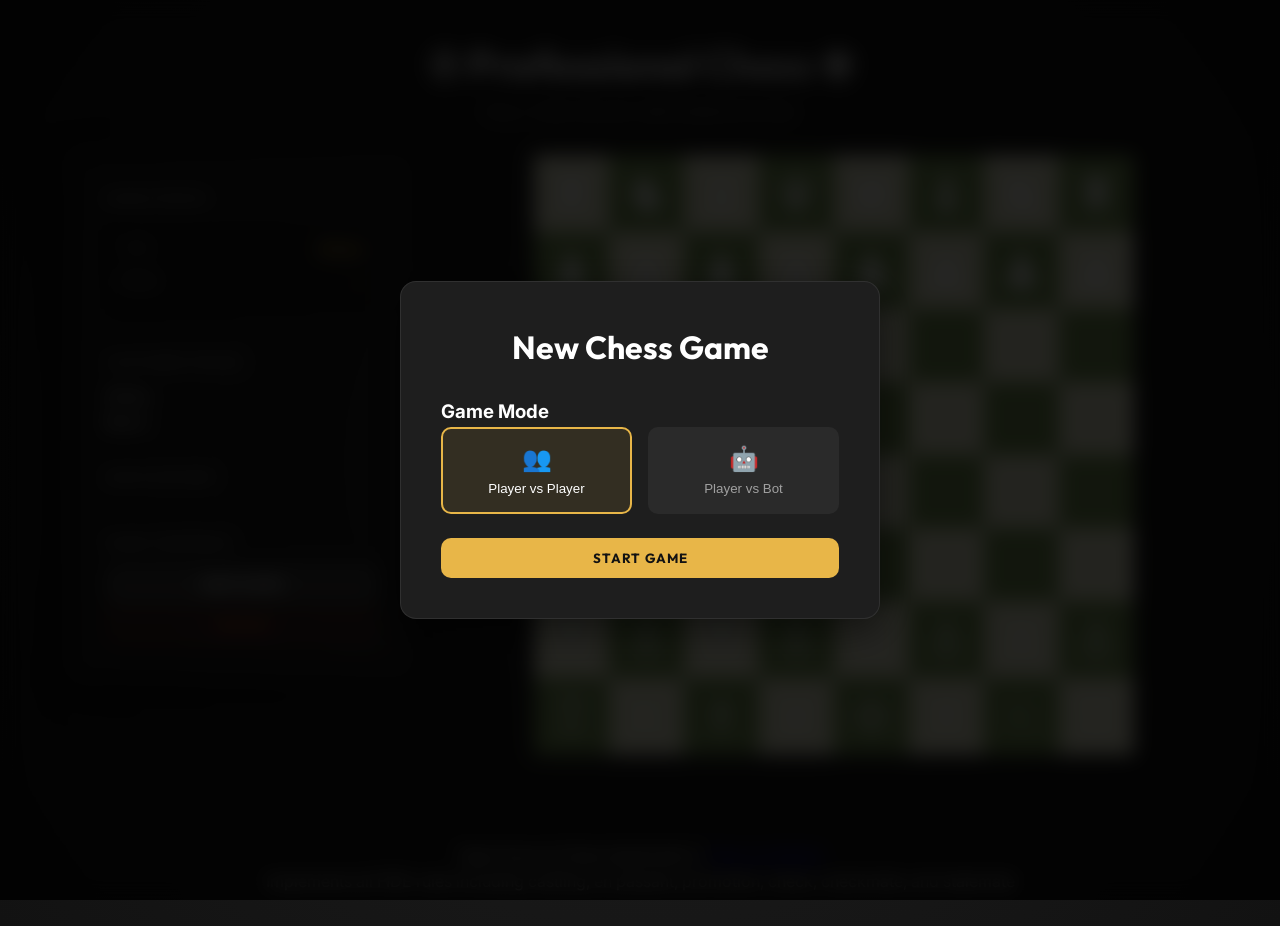
<file: index.html>
<!DOCTYPE html>
<html lang="en">

<head>
    <meta charset="UTF-8">
    <meta name="viewport" content="width=device-width, initial-scale=1.0">
    <meta name="description"
        content="Professional open-source chess application with AI opponents, implementing all FIDE rules including castling, en passant, and pawn promotion.">
    <meta name="keywords" content="chess, chess game, online chess, chess AI, chess bot, FIDE rules">
    <meta name="author" content="Open Source Chess Project">
    <title>Professional Chess - Play Against AI or Friends</title>
    <link rel="preconnect" href="https://fonts.googleapis.com">
    <link rel="preconnect" href="https://fonts.gstatic.com" crossorigin>
    <link
        href="https://fonts.googleapis.com/css2?family=Inter:wght@400;500;600;700&family=Outfit:wght@500;600;700;800&display=swap"
        rel="stylesheet">
    <link rel="stylesheet" href="styles.css">
</head>

<body>
    <!-- New Game Dialog -->
    <div id="newGameDialog" class="dialog-overlay">
        <div class="dialog-content">
            <h2>New Chess Game</h2>

            <div class="dialog-section">
                <h3>Game Mode</h3>
                <div class="mode-selector">
                    <button class="mode-btn active" data-mode="pvp">
                        <span class="mode-icon">👥</span>
                        <span class="mode-label">Player vs Player</span>
                    </button>
                    <button class="mode-btn" data-mode="pvb">
                        <span class="mode-icon">🤖</span>
                        <span class="mode-label">Player vs Bot</span>
                    </button>
                </div>
            </div>

            <div id="botOptions" class="dialog-section" style="display: none;">
                <h3>Bot Difficulty</h3>
                <div class="difficulty-selector">
                    <button class="difficulty-btn active" data-difficulty="easy">
                        <span class="difficulty-label">Easy</span>
                        <span class="difficulty-desc">Random moves</span>
                    </button>
                    <button class="difficulty-btn" data-difficulty="medium">
                        <span class="difficulty-label">Medium</span>
                        <span class="difficulty-desc">Minimax depth 2</span>
                    </button>
                    <button class="difficulty-btn" data-difficulty="hard">
                        <span class="difficulty-label">Hard</span>
                        <span class="difficulty-desc">Alpha-beta depth 4</span>
                    </button>
                </div>

                <h3>Your Color</h3>
                <div class="color-selector">
                    <button class="color-btn active" data-color="white">
                        <span class="color-icon">♔</span>
                        <span class="color-label">White</span>
                    </button>
                    <button class="color-btn" data-color="black">
                        <span class="color-icon">♚</span>
                        <span class="color-label">Black</span>
                    </button>
                </div>
            </div>

            <div class="dialog-actions">
                <button id="startGameBtn" class="btn btn-primary">Start Game</button>
            </div>
        </div>
    </div>

    <!-- Promotion Dialog -->
    <div id="promotionDialog" class="dialog-overlay" style="display: none;">
        <div class="dialog-content promotion-dialog">
            <h2>Promote Pawn</h2>
            <p>Choose a piece to promote your pawn:</p>
            <div class="promotion-options">
                <button class="promotion-btn" data-piece="q">
                    <span class="promotion-piece">♕</span>
                    <span class="promotion-label">Queen</span>
                </button>
                <button class="promotion-btn" data-piece="r">
                    <span class="promotion-piece">♖</span>
                    <span class="promotion-label">Rook</span>
                </button>
                <button class="promotion-btn" data-piece="b">
                    <span class="promotion-piece">♗</span>
                    <span class="promotion-label">Bishop</span>
                </button>
                <button class="promotion-btn" data-piece="n">
                    <span class="promotion-piece">♘</span>
                    <span class="promotion-label">Knight</span>
                </button>
            </div>
        </div>
    </div>

    <!-- Main Game Container -->
    <div class="container">
        <header class="game-header">
            <h1>♔ Professional Chess ♚</h1>
            <p class="subtitle">Full FIDE Rules Implementation</p>
        </header>

        <div class="game-layout">
            <!-- Game Info Panel -->
            <aside class="game-info">
                <div class="info-section">
                    <h3>Game Status</h3>
                    <div id="gameStatus" class="status-display">
                        <div class="status-item">
                            <span class="status-label">Turn:</span>
                            <span id="currentTurn" class="status-value">White</span>
                        </div>
                        <div class="status-item">
                            <span class="status-label">Mode:</span>
                            <span id="gameMode" class="status-value">-</span>
                        </div>
                        <div id="checkStatus" class="check-indicator" style="display: none;">
                            ⚠️ Check!
                        </div>
                    </div>
                </div>

                <div class="info-section">
                    <h3>Captured Pieces</h3>
                    <div id="capturedPieces" class="captured-pieces">
                        <div class="captured-group">
                            <span class="captured-label">White:</span>
                            <div id="capturedWhite" class="captured-list"></div>
                        </div>
                        <div class="captured-group">
                            <span class="captured-label">Black:</span>
                            <div id="capturedBlack" class="captured-list"></div>
                        </div>
                    </div>
                </div>

                <div class="info-section">
                    <h3>Move History</h3>
                    <div id="moveHistory" class="move-history"></div>
                </div>

                <div class="info-section">
                    <h3>Game Controls</h3>
                    <div class="game-controls">
                        <button id="newGameBtn" class="btn btn-secondary">New Game</button>
                        <button id="resignBtn" class="btn btn-danger">Resign</button>
                    </div>
                </div>
            </aside>

            <!-- Chess Board -->
            <main class="board-container">
                <div id="chessboard" class="chessboard"></div>
                <div id="gameMessage" class="game-message"></div>
            </main>
        </div>

        <footer class="game-footer">
            <p>Open Source Chess Application | <a href="https://github.com" target="_blank">View on GitHub</a></p>
            <p>Implements all FIDE rules including castling, en passant, promotion, check, checkmate, and stalemate</p>
        </footer>
    </div>

    <script src="chess-engine.js"></script>
    <script src="chess-ai.js"></script>
    <script src="chess-ui.js"></script>
    <script src="app.js"></script>
</body>

</html>
</file>
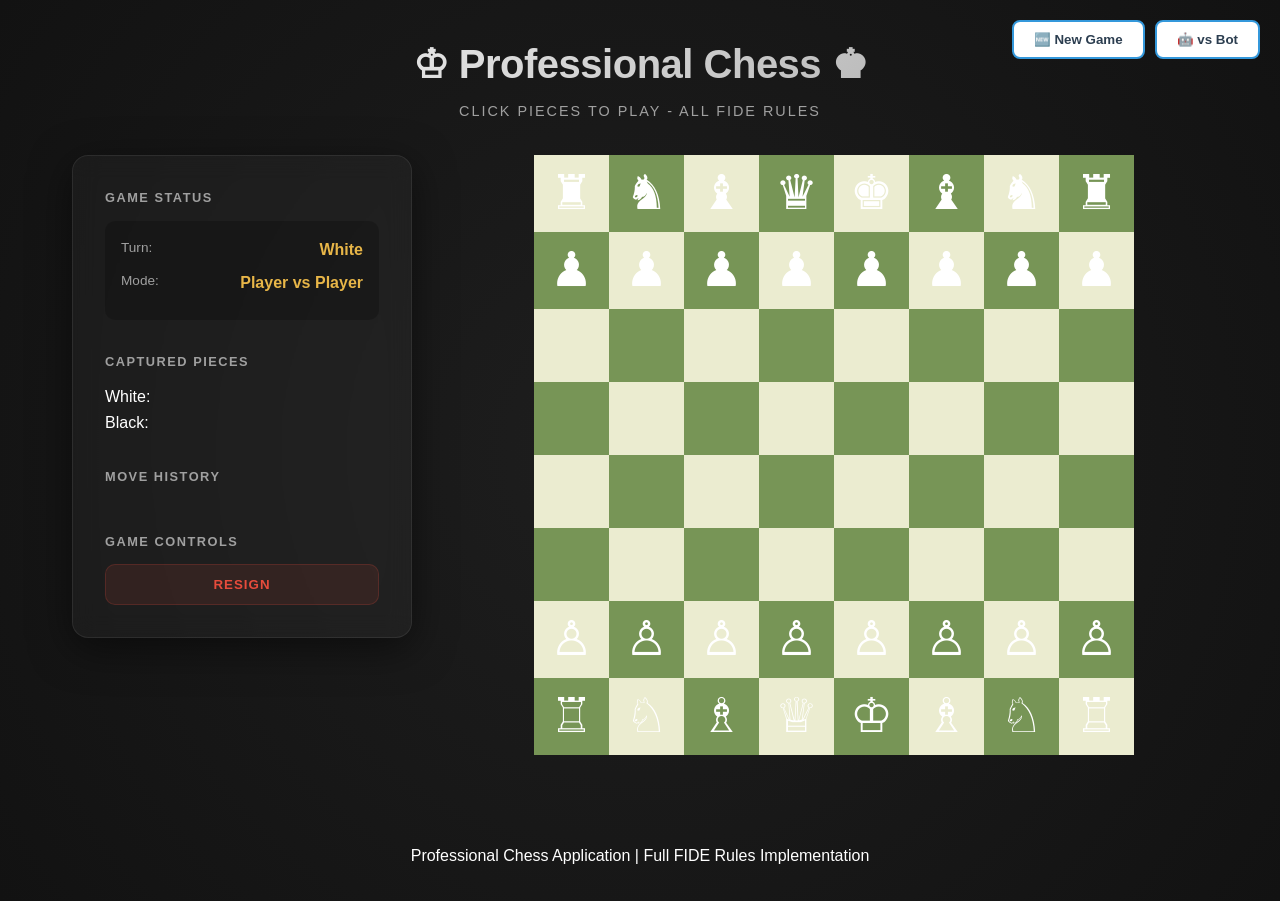
<file: quick-start.html>
<!DOCTYPE html>
<html lang="en">

<head>
    <meta charset="UTF-8">
    <meta name="viewport" content="width=device-width, initial-scale=1.0">
    <meta name="description" content="Professional open-source chess application - Quick Start">
    <title>Chess - Quick Start</title>
    <link rel="stylesheet" href="styles.css">
    <style>
        /* Hide the new game dialog on load */
        #newGameDialog {
            display: none !important;
        }

        /* Add a quick start button */
        .quick-controls {
            position: fixed;
            top: 20px;
            right: 20px;
            z-index: 999;
            display: flex;
            gap: 10px;
        }

        .quick-btn {
            padding: 10px 20px;
            background: white;
            border: 2px solid #3498db;
            border-radius: 8px;
            cursor: pointer;
            font-weight: 600;
            color: #2c3e50;
            transition: all 0.3s ease;
        }

        .quick-btn:hover {
            background: #3498db;
            color: white;
            transform: translateY(-2px);
        }
    </style>
</head>

<body>
    <!-- Quick Controls -->
    <div class="quick-controls">
        <button class="quick-btn" onclick="quickNewGame()">🆕 New Game</button>
        <button class="quick-btn" onclick="quickVsBot()">🤖 vs Bot</button>
    </div>

    <!-- Promotion Dialog -->
    <div id="promotionDialog" class="dialog-overlay" style="display: none;">
        <div class="dialog-content promotion-dialog">
            <h2>Promote Pawn</h2>
            <p>Choose a piece to promote your pawn:</p>
            <div class="promotion-options">
                <button class="promotion-btn" data-piece="q">
                    <span class="promotion-piece">♕</span>
                    <span class="promotion-label">Queen</span>
                </button>
                <button class="promotion-btn" data-piece="r">
                    <span class="promotion-piece">♖</span>
                    <span class="promotion-label">Rook</span>
                </button>
                <button class="promotion-btn" data-piece="b">
                    <span class="promotion-piece">♗</span>
                    <span class="promotion-label">Bishop</span>
                </button>
                <button class="promotion-btn" data-piece="n">
                    <span class="promotion-piece">♘</span>
                    <span class="promotion-label">Knight</span>
                </button>
            </div>
        </div>
    </div>

    <!-- Main Game Container -->
    <div class="container">
        <header class="game-header">
            <h1>♔ Professional Chess ♚</h1>
            <p class="subtitle">Click pieces to play - All FIDE Rules</p>
        </header>

        <div class="game-layout">
            <!-- Game Info Panel -->
            <aside class="game-info">
                <div class="info-section">
                    <h3>Game Status</h3>
                    <div id="gameStatus" class="status-display">
                        <div class="status-item">
                            <span class="status-label">Turn:</span>
                            <span id="currentTurn" class="status-value">White</span>
                        </div>
                        <div class="status-item">
                            <span class="status-label">Mode:</span>
                            <span id="gameMode" class="status-value">Player vs Player</span>
                        </div>
                        <div id="checkStatus" class="check-indicator" style="display: none;">
                            ⚠️ Check!
                        </div>
                    </div>
                </div>

                <div class="info-section">
                    <h3>Captured Pieces</h3>
                    <div id="capturedPieces" class="captured-pieces">
                        <div class="captured-group">
                            <span class="captured-label">White:</span>
                            <div id="capturedWhite" class="captured-list"></div>
                        </div>
                        <div class="captured-group">
                            <span class="captured-label">Black:</span>
                            <div id="capturedBlack" class="captured-list"></div>
                        </div>
                    </div>
                </div>

                <div class="info-section">
                    <h3>Move History</h3>
                    <div id="moveHistory" class="move-history"></div>
                </div>

                <div class="info-section">
                    <h3>Game Controls</h3>
                    <div class="game-controls">
                        <button id="resignBtn" class="btn btn-danger">Resign</button>
                    </div>
                </div>
            </aside>

            <!-- Chess Board -->
            <main class="board-container">
                <div id="chessboard" class="chessboard"></div>
                <div id="gameMessage" class="game-message"></div>
            </main>
        </div>

        <footer class="game-footer">
            <p>Professional Chess Application | Full FIDE Rules Implementation</p>
        </footer>
    </div>

    <script src="chess-engine.js"></script>
    <script src="chess-ai.js"></script>
    <script src="chess-ui.js"></script>
    <script>
        let engine;
        let ui;
        let ai;
        let gameMode = 'pvp';
        let botDifficulty = 'medium';
        let playerColor = 'white';
        let botThinking = false;

        // Initialize immediately
        function init() {
            engine = new ChessEngine();
            ui = new ChessUI(engine);
            ui.initializeBoard();

            document.getElementById('resignBtn').addEventListener('click', resignGame);
        }

        // Quick new game
        function quickNewGame() {
            gameMode = 'pvp';
            engine.reset();
            ui.reset();
            ui.initializeBoard();
            document.getElementById('gameMode').textContent = 'Player vs Player';
        }

        // Quick vs bot
        function quickVsBot() {
            gameMode = 'pvb';
            botDifficulty = 'medium';
            playerColor = 'white';

            engine.reset();
            ui.reset();
            ui.initializeBoard();

            ai = new ChessAI(botDifficulty);
            document.getElementById('gameMode').textContent = 'vs Medium Bot';
        }

        // Make bot move
        async function makeBotMove() {
            if (botThinking || engine.gameOver) return;

            botThinking = true;
            ui.disableBoard();
            ui.showMessage('🤖 Bot is thinking...', '');

            await new Promise(resolve => setTimeout(resolve, 500));

            const move = ai.getBestMove(engine);

            if (move) {
                const promotionPiece = move.piece.type === 'p' && (move.to.row === 0 || move.to.row === 7) ? 'q' : 'q';
                const success = engine.makeMove(move.from.row, move.from.col, move.to.row, move.to.col, promotionPiece);

                if (success) {
                    ui.updateBoard();
                    ui.checkGameEnd();
                }
            }

            ui.clearMessage();
            ui.enableBoard();
            botThinking = false;
        }

        // Override makeMove
        const originalMakeMove = ChessUI.prototype.makeMove;
        ChessUI.prototype.makeMove = function (fromRow, fromCol, toRow, toCol, promotionPiece = 'q') {
            const success = originalMakeMove.call(this, fromRow, fromCol, toRow, toCol, promotionPiece);

            if (success && gameMode === 'pvb' && !engine.gameOver) {
                setTimeout(() => makeBotMove(), 300);
            }

            return success;
        };

        function resignGame() {
            if (engine.gameOver) return;

            const confirmResign = confirm('Are you sure you want to resign?');
            if (confirmResign) {
                engine.gameOver = true;
                const winner = engine.currentTurn === 'white' ? 'Black' : 'White';
                ui.showMessage(`${winner} wins by resignation!`, 'checkmate');
            }
        }

        // Start immediately
        document.addEventListener('DOMContentLoaded', init);
    </script>
</body>

</html>
</file>
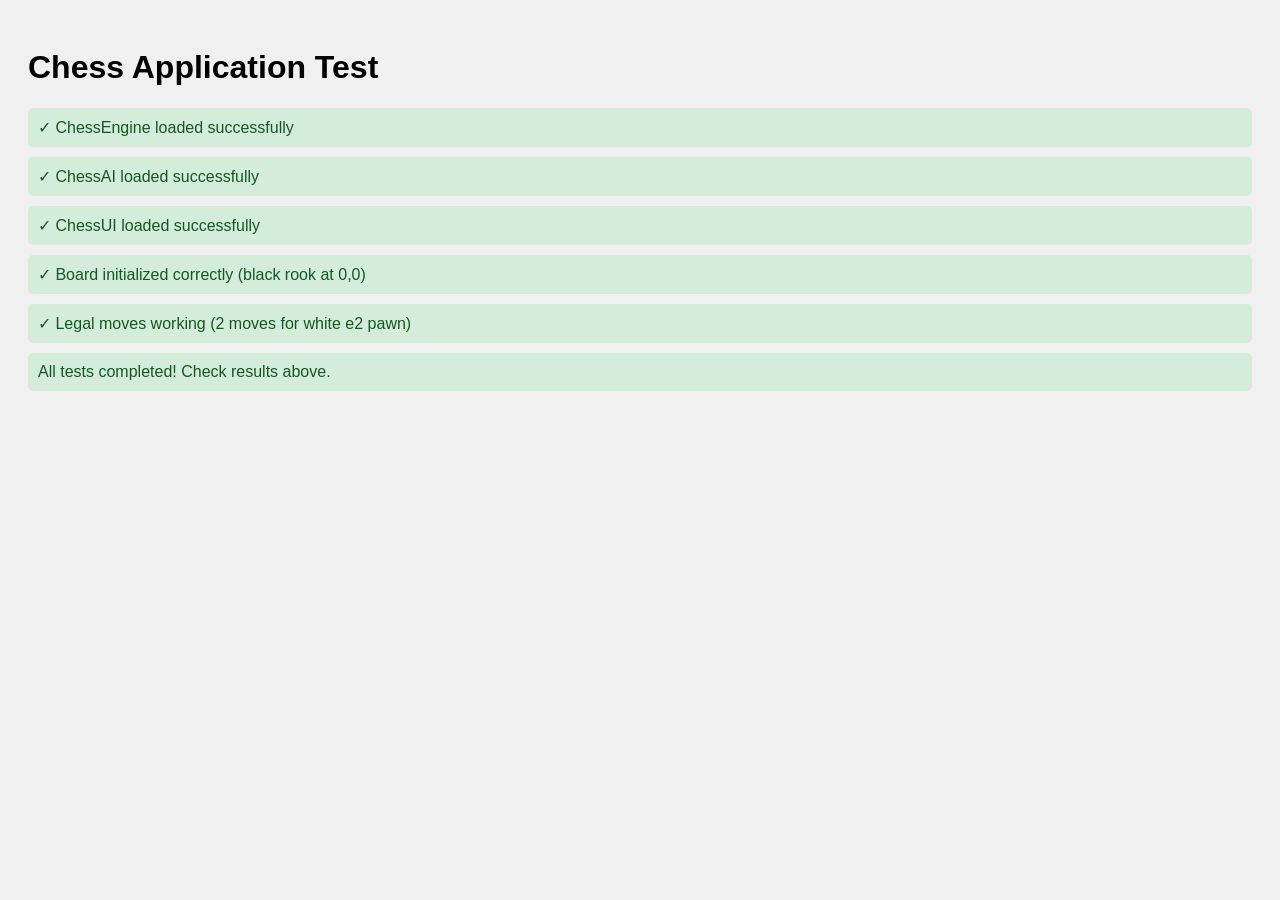
<file: test.html>
<!DOCTYPE html>
<html lang="en">

<head>
    <meta charset="UTF-8">
    <meta name="viewport" content="width=device-width, initial-scale=1.0">
    <title>Chess Test</title>
    <style>
        body {
            font-family: Arial, sans-serif;
            padding: 20px;
            background: #f0f0f0;
        }

        .test-result {
            padding: 10px;
            margin: 10px 0;
            border-radius: 5px;
        }

        .success {
            background: #d4edda;
            color: #155724;
        }

        .error {
            background: #f8d7da;
            color: #721c24;
        }
    </style>
</head>

<body>
    <h1>Chess Application Test</h1>
    <div id="results"></div>

    <script src="chess-engine.js"></script>
    <script src="chess-ai.js"></script>
    <script src="chess-ui.js"></script>
    <script>
        const results = document.getElementById('results');

        function addResult(message, isSuccess) {
            const div = document.createElement('div');
            div.className = `test-result ${isSuccess ? 'success' : 'error'}`;
            div.textContent = message;
            results.appendChild(div);
        }

        // Test 1: ChessEngine loads
        try {
            const engine = new ChessEngine();
            addResult('✓ ChessEngine loaded successfully', true);
        } catch (e) {
            addResult('✗ ChessEngine failed: ' + e.message, false);
        }

        // Test 2: ChessAI loads
        try {
            const ai = new ChessAI('medium');
            addResult('✓ ChessAI loaded successfully', true);
        } catch (e) {
            addResult('✗ ChessAI failed: ' + e.message, false);
        }

        // Test 3: ChessUI loads (without DOM elements)
        try {
            // Create a dummy board element
            const dummyBoard = document.createElement('div');
            dummyBoard.id = 'chessboard';
            document.body.appendChild(dummyBoard);

            const engine = new ChessEngine();
            const ui = new ChessUI(engine);
            addResult('✓ ChessUI loaded successfully', true);
        } catch (e) {
            addResult('✗ ChessUI failed: ' + e.message, false);
        }

        // Test 4: Engine can initialize board
        try {
            const engine = new ChessEngine();
            const piece = engine.getPiece(0, 0);
            if (piece && piece.type === 'r' && piece.color === 'black') {
                addResult('✓ Board initialized correctly (black rook at 0,0)', true);
            } else {
                addResult('✗ Board initialization incorrect', false);
            }
        } catch (e) {
            addResult('✗ Board initialization failed: ' + e.message, false);
        }

        // Test 5: Legal moves work
        try {
            const engine = new ChessEngine();
            const moves = engine.getLegalMoves(6, 4); // White pawn at e2
            if (moves.length > 0) {
                addResult(`✓ Legal moves working (${moves.length} moves for white e2 pawn)`, true);
            } else {
                addResult('✗ No legal moves found', false);
            }
        } catch (e) {
            addResult('✗ Legal moves failed: ' + e.message, false);
        }

        addResult('All tests completed! Check results above.', true);
    </script>
</body>

</html>
</file>
<file: styles.css>
/* ===== CSS Variables & Design System ===== */
:root {
    /* Color Palette */
    --bg-dark: #121212;
    --bg-accent: #1e1e1e;
    --text-primary: #ffffff;
    --text-secondary: #a0a0a0;
    --accent-gold: #e8b648;
    --accent-gold-hover: #f5d799;

    /* Board Colors (Chess.com Green style) */
    --light-square: #ebecd0;
    --dark-square: #779556;
    --highlight-selected: rgba(255, 255, 51, 0.5);
    --highlight-last-move: rgba(246, 246, 126, 0.5);
    --highlight-legal: rgba(0, 0, 0, 0.1);

    /* Typography */
    --font-heading: 'Outfit', sans-serif;
    --font-body: 'Inter', sans-serif;

    /* Glassmorphism */
    --glass-bg: rgba(255, 255, 255, 0.03);
    --glass-border: rgba(255, 255, 255, 0.08);
    --glass-blur: blur(12px);

    /* Spacing */
    --radius-lg: 16px;
    --radius-md: 10px;
    --shadow-premium: 0 10px 40px rgba(0, 0, 0, 0.5);
}

/* ===== Reset & Base Styles ===== */
* {
    margin: 0;
    padding: 0;
    box-sizing: border-box;
}

body {
    font-family: var(--font-body);
    background-color: var(--bg-dark);
    background-image: radial-gradient(circle at 50% 50%, #1e1e1e 0%, #121212 100%);
    color: var(--text-primary);
    line-height: 1.6;
    min-height: 100vh;
    display: flex;
    justify-content: center;
    align-items: center;
}

.container {
    width: 100%;
    max-width: 1200px;
    padding: 2rem;
    display: flex;
    flex-direction: column;
    gap: 2rem;
}

/* ===== Header ===== */
.game-header,
.game-footer {
    text-align: center;
}

.game-header h1 {
    font-family: var(--font-heading);
    font-size: 2.5rem;
    font-weight: 800;
    letter-spacing: -0.5px;
    margin-bottom: 0.25rem;
    background: linear-gradient(135deg, #fff 0%, #a0a0a0 100%);
    -webkit-background-clip: text;
    background-clip: text;
    -webkit-text-fill-color: transparent;
}

.game-header .subtitle {
    color: var(--text-secondary);
    font-size: 0.9rem;
    text-transform: uppercase;
    letter-spacing: 2px;
}

/* ===== Layout ===== */
.game-layout {
    display: flex;
    gap: 3rem;
    align-items: flex-start;
    justify-content: center;
}

/* ===== Sidebar (Glassmorphism) ===== */
.game-info {
    flex: 0 0 340px;
    background: var(--glass-bg);
    backdrop-filter: var(--glass-blur);
    -webkit-backdrop-filter: var(--glass-blur);
    border: 1px solid var(--glass-border);
    border-radius: var(--radius-lg);
    padding: 2rem;
    display: flex;
    flex-direction: column;
    gap: 2rem;
    box-shadow: var(--shadow-premium);
}

.info-section h3 {
    font-family: var(--font-heading);
    font-size: 0.8rem;
    text-transform: uppercase;
    color: var(--text-secondary);
    letter-spacing: 1.5px;
    margin-bottom: 0.75rem;
}

.status-display {
    background: rgba(0, 0, 0, 0.2);
    border-radius: var(--radius-md);
    padding: 1rem;
}

.status-item {
    display: flex;
    justify-content: space-between;
    margin-bottom: 0.5rem;
}

.status-item:last-child {
    margin-bottom: 0;
}

.status-label {
    color: var(--text-secondary);
    font-size: 0.85rem;
}

.status-value {
    font-weight: 600;
    color: var(--accent-gold);
}

/* ===== Board Area ===== */
.board-container {
    flex: 1;
    display: flex;
    flex-direction: column;
    align-items: center;
    gap: 1.5rem;
}

.chessboard {
    width: min(600px, 90vw);
    height: min(600px, 90vw);
    display: grid;
    grid-template-columns: repeat(8, 1fr);
    grid-template-rows: repeat(8, 1fr);
    position: relative;
    user-select: none;
    overflow: hidden;
}

.square {
    position: relative;
    display: flex;
    align-items: center;
    justify-content: center;
    cursor: pointer;
}

.square.light {
    background-color: var(--light-square);
}

.square.dark {
    background-color: var(--dark-square);
}

.square.selected {
    background-color: var(--highlight-selected) !important;
}

.square.last-move {
    background-color: var(--highlight-last-move) !important;
}

/* Coordinates (Inside Squares) */
.coord-label {
    position: absolute;
    font-size: 0.75rem;
    font-weight: 700;
    pointer-events: none;
    z-index: 2;
}

.rank-label {
    top: 3px;
    left: 4px;
}

.file-label {
    bottom: 2px;
    right: 4px;
}

.square.light .coord-label {
    color: var(--dark-square);
}

.square.dark .coord-label {
    color: var(--light-square);
}

/* Pieces */
.piece {
    width: 100%;
    height: 100%;
    z-index: 5;
    pointer-events: none;
    display: flex;
    align-items: center;
    justify-content: center;
}

.piece img {
    width: 100%;
    height: 100%;
    object-fit: contain;
}

.piece-text {
    font-size: 3rem;
}

/* Legal Move Markers */
.square.legal-move::after {
    content: '';
    position: absolute;
    width: 25%;
    height: 25%;
    background-color: var(--highlight-legal);
    border-radius: 50%;
}

.square.legal-capture::after {
    content: '';
    position: absolute;
    width: 85%;
    height: 85%;
    border: 5px solid var(--highlight-legal);
    border-radius: 50%;
}

/* ===== Buttons ===== */
.btn {
    width: 100%;
    padding: 0.75rem;
    border: none;
    border-radius: var(--radius-md);
    font-family: var(--font-heading);
    font-weight: 700;
    text-transform: uppercase;
    letter-spacing: 1px;
    cursor: pointer;
    transition: all 0.2s ease;
}

.btn-secondary {
    background: #3c3c3c;
    color: #fff;
}

.btn-secondary:hover {
    background: #4a4a4a;
    transform: translateY(-2px);
}

.btn-danger {
    background: rgba(231, 76, 60, 0.1);
    color: #e74c3c;
    border: 1px solid rgba(231, 76, 60, 0.2);
}

.btn-danger:hover {
    background: rgba(231, 76, 60, 0.2);
}

/* ===== Dialogs ===== */
.dialog-overlay {
    position: fixed;
    inset: 0;
    background: rgba(0, 0, 0, 0.85);
    backdrop-filter: blur(10px);
    display: flex;
    align-items: center;
    justify-content: center;
    z-index: 1000;
}

.dialog-content {
    background: #1e1e1e;
    border: 1px solid var(--glass-border);
    border-radius: var(--radius-lg);
    padding: 2.5rem;
    width: 90%;
    max-width: 480px;
    box-shadow: var(--shadow-premium);
}

.dialog-content h2 {
    font-family: var(--font-heading);
    font-size: 2rem;
    margin-bottom: 1.5rem;
    text-align: center;
}

.mode-selector,
.difficulty-selector,
.color-selector {
    display: grid;
    gap: 1rem;
    grid-template-columns: repeat(auto-fit, minmax(140px, 1fr));
    margin-bottom: 1.5rem;
}

.mode-btn,
.difficulty-btn,
.color-btn {
    background: #2a2a2a;
    border: 2px solid transparent;
    border-radius: var(--radius-md);
    padding: 1rem;
    color: var(--text-secondary);
    cursor: pointer;
    transition: all 0.2s;
    display: flex;
    flex-direction: column;
    align-items: center;
    gap: 0.5rem;
}

.mode-btn.active,
.difficulty-btn.active,
.color-btn.active {
    border-color: var(--accent-gold);
    color: #fff;
    background: rgba(232, 182, 72, 0.1);
}

.mode-icon {
    font-size: 1.5rem;
}

.btn-primary {
    background: var(--accent-gold);
    color: #121212;
}

.btn-primary:hover {
    background: var(--accent-gold-hover);
}

/* ===== History & Message ===== */
.move-history {
    max-height: 200px;
    overflow-y: auto;
    font-size: 0.85rem;
}

.game-message {
    padding: 1rem 2rem;
    border-radius: var(--radius-md);
    font-weight: 700;
    text-align: center;
}

.game-message.checkmate {
    background: var(--accent-gold);
    color: #121212;
}

/* ===== Custom Scrollbar ===== */
::-webkit-scrollbar {
    width: 6px;
}

::-webkit-scrollbar-track {
    background: transparent;
}

::-webkit-scrollbar-thumb {
    background: #333;
    border-radius: 10px;
}

::-webkit-scrollbar-thumb:hover {
    background: #444;
}

/* ===== Responsive ===== */
@media (max-width: 1000px) {
    .game-layout {
        flex-direction: column;
        align-items: center;
    }

    .game-info {
        order: 2;
        width: 100%;
        max-width: 600px;
    }

    .board-container {
        order: 1;
    }
}
</file>
